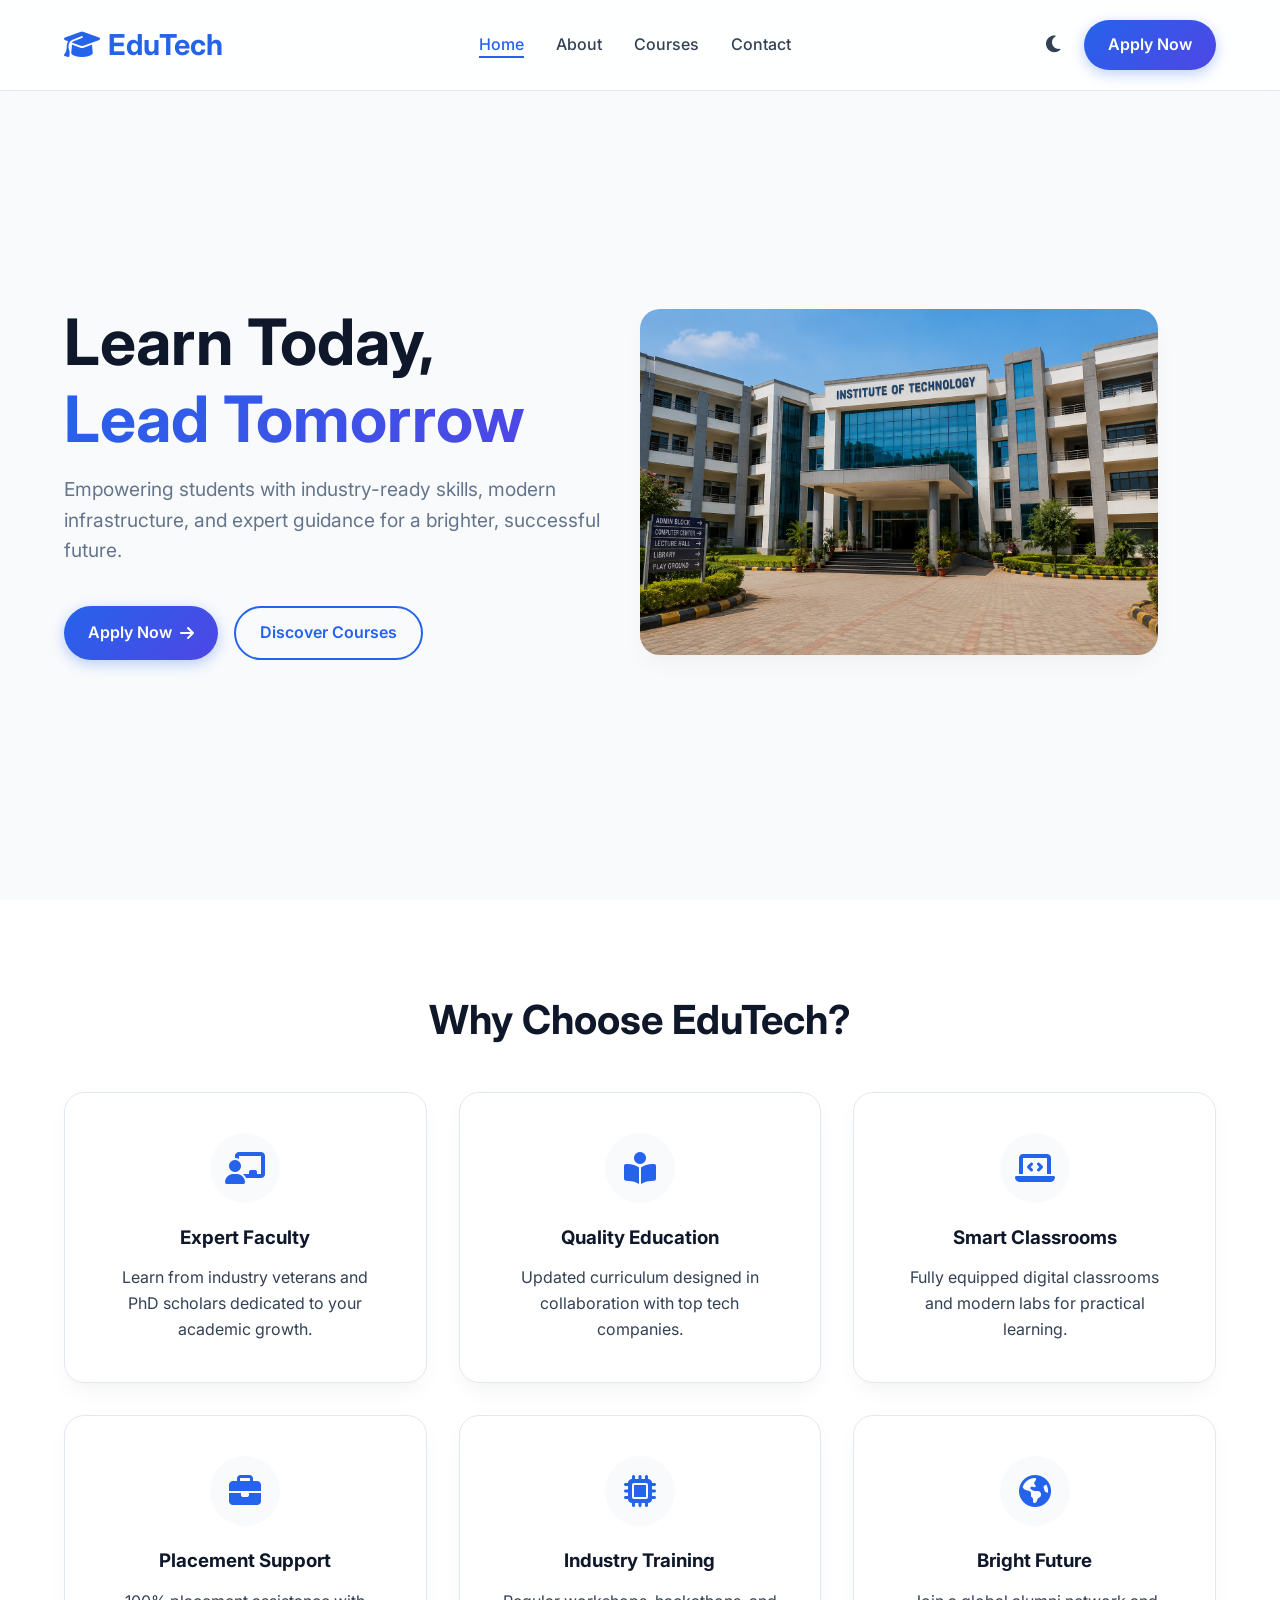
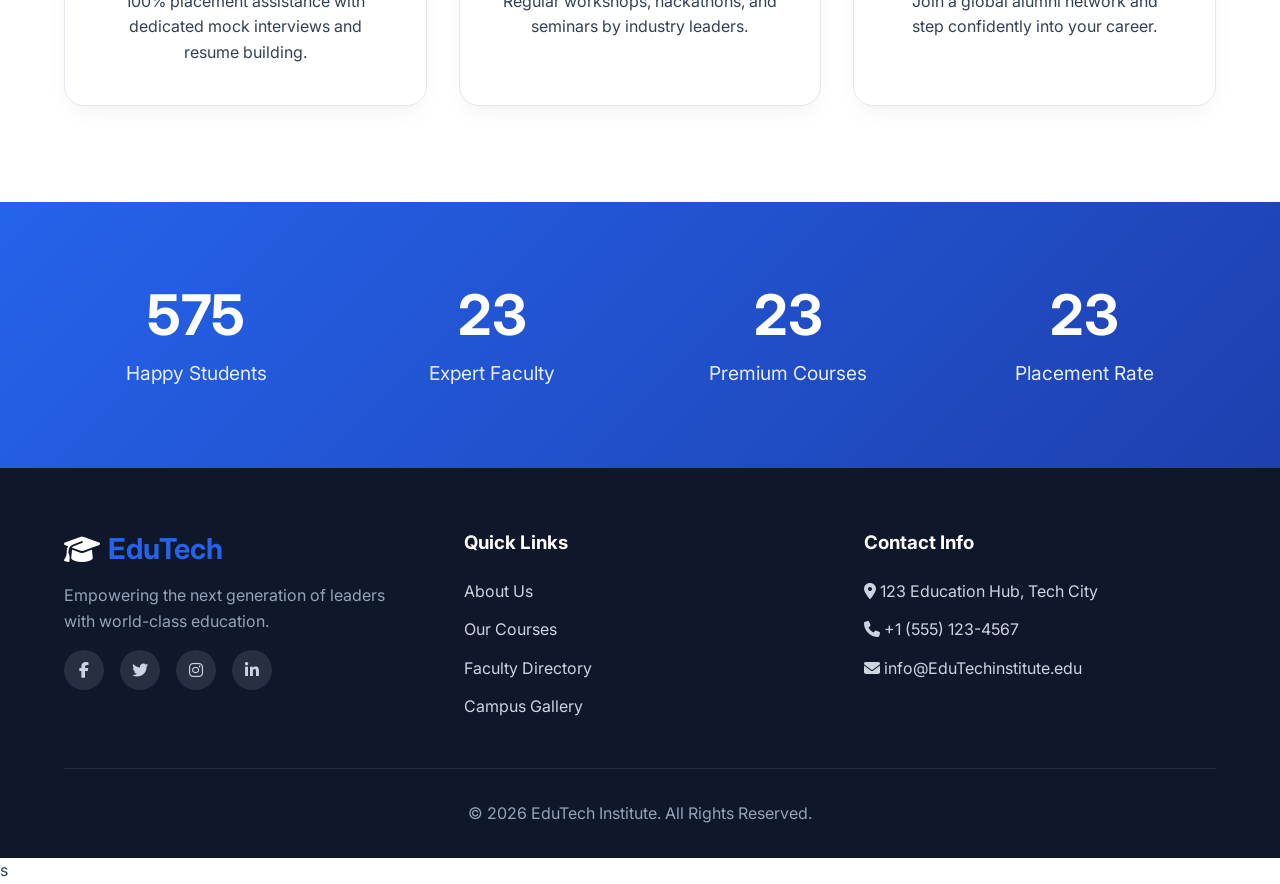
<file: index.html>
<!DOCTYPE html>
<html lang="en" data-theme="light">
<head>
    <meta charset="UTF-8">
    <meta name="viewport" content="width=device-width, initial-scale=1.0">
    <title>EduTech Institute | Learn Today, Lead Tomorrow</title>
    
    <!-- Google Fonts -->
    <link href="https://fonts.googleapis.com/css2?family=Inter:wght@300;400;500;600;700&display=swap" rel="stylesheet">
    <!-- FontAwesome Icons -->
    <link rel="stylesheet" href="https://cdnjs.cloudflare.com/ajax/libs/font-awesome/6.4.0/css/all.min.css">
    <!-- Custom CSS -->
    <link rel="stylesheet" href="style.css">
</head>
<body>
    <!-- Scroll Progress Bar -->
    <div id="scroll-progress"></div>
    <!-- Navbar -->
    <nav class="navbar">
        <div class="nav-logo">
            <a href="index.html">
                <h2><i class="fa-solid fa-graduation-cap"></i> EduTech</h2>
            </a>
        </div>
        <ul class="nav-links">
            <li><a href="index.html">Home</a></li>
            <li><a href="about.html">About</a></li>
            <li><a href="courses.html">Courses</a></li>
            <li><a href="contact.html">Contact</a></li>
        </ul>
        <div class="nav-actions">
            <button id="theme-toggle" aria-label="Toggle Dark Mode">
                <i class="fa-solid fa-moon"></i>
            </button>
            <a href="contact.html" class="btn btn-primary">Apply Now</a>
            <button class="hamburger"><i class="fa-solid fa-bars"></i></button>
        </div>
    </nav>

    <!-- Hero Section -->
    <header class="hero">
        <div class="hero-content fade-up">
            <h1>Learn Today,<br><span>Lead Tomorrow</span></h1>
            <p class="hero-subtitle">Empowering students with industry-ready skills, modern infrastructure, and expert guidance for a brighter, successful future.</p>
            <div class="hero-buttons">
                <a href="contact.html" class="btn btn-primary">Apply Now <i class="fa-solid fa-arrow-right"></i></a>
                <a href="courses.html" class="btn btn-outline">Discover Courses</a>
            </div>
        </div>
        <div class="hero-image">
    <img src="institute.png" alt=" Modern Institute Campus">
</div>
    </header>

    <!-- Feature Cards Section -->
    <section class="features">
        <h2 class="section-title fade-up">Why Choose EduTech?</h2>
        <div class="grid-6 fade-up">
            <div class="feature-card">
                <div class="feature-icon"><i class="fa-solid fa-chalkboard-user"></i></div>
                <h3>Expert Faculty</h3>
                <p>Learn from industry veterans and PhD scholars dedicated to your academic growth.</p>
            </div>
            <div class="feature-card">
                <div class="feature-icon"><i class="fa-solid fa-book-open-reader"></i></div>
                <h3>Quality Education</h3>
                <p>Updated curriculum designed in collaboration with top tech companies.</p>
            </div>
            <div class="feature-card">
                <div class="feature-icon"><i class="fa-solid fa-laptop-code"></i></div>
                <h3>Smart Classrooms</h3>
                <p>Fully equipped digital classrooms and modern labs for practical learning.</p>
            </div>
            <div class="feature-card">
                <div class="feature-icon"><i class="fa-solid fa-briefcase"></i></div>
                <h3>Placement Support</h3>
                <p>100% placement assistance with dedicated mock interviews and resume building.</p>
            </div>
            <div class="feature-card">
                <div class="feature-icon"><i class="fa-solid fa-microchip"></i></div>
                <h3>Industry Training</h3>
                <p>Regular workshops, hackathons, and seminars by industry leaders.</p>
            </div>
            <div class="feature-card">
                <div class="feature-icon"><i class="fa-solid fa-earth-americas"></i></div>
                <h3>Bright Future</h3>
                <p>Join a global alumni network and step confidently into your career.</p>
            </div>
        </div>
    </section>

    <!-- Statistics Section -->
    <section class="stats fade-up">
        <div class="stat-item">
            <h2 class="counter" data-target="5000" data-suffix="+">0</h2>
            <p>Happy Students</p>
        </div>
        <div class="stat-item">
            <h2 class="counter" data-target="120" data-suffix="+">0</h2>
            <p>Expert Faculty</p>
        </div>
        <div class="stat-item">
            <h2 class="counter" data-target="50" data-suffix="+">0</h2>
            <p>Premium Courses</p>
        </div>
        <div class="stat-item">
            <h2 class="counter" data-target="98" data-suffix="%">0</h2>
            <p>Placement Rate</p>
        </div>
    </section>

    <!-- Footer -->
    <footer>
        <div class="footer-grid">
            <div class="footer-col">
                <div class="nav-logo" style="margin-bottom: 1rem;">
                    <a href="index.html">
                        <h2><i class="fa-solid fa-graduation-cap" style="color: white;"></i> EduTech</h2>
                    </a>
                </div>
                <p style="color: #94a3b8;">Empowering the next generation of leaders with world-class education.</p>
                <div class="social-links">
                    <a href="#"><i class="fa-brands fa-facebook-f"></i></a>
                    <a href="#"><i class="fa-brands fa-twitter"></i></a>
                    <a href="#"><i class="fa-brands fa-instagram"></i></a>
                    <a href="#"><i class="fa-brands fa-linkedin-in"></i></a>
                </div>
            </div>
            <div class="footer-col">
                <h3>Quick Links</h3>
                <ul>
                    <li><a href="about.html">About Us</a></li>
                    <li><a href="courses.html">Our Courses</a></li>
                    <li><a href="faculty.html">Faculty Directory</a></li>
                    <li><a href="gallery.html">Campus Gallery</a></li>
                </ul>
            </div>
            <div class="footer-col">
                <h3>Contact Info</h3>
                <ul style="color: #cbd5e1;">
                    <li><i class="fa-solid fa-location-dot"></i> 123 Education Hub, Tech City</li>
                    <li><i class="fa-solid fa-phone"></i> +1 (555) 123-4567</li>
                    <li><i class="fa-solid fa-envelope"></i> info@EduTechinstitute.edu</li>
                </ul>
            </div>
        </div>
        <div class="footer-bottom">
            <p>&copy; 2026 EduTech Institute. All Rights Reserved.</p>
        </div>
    </footer>

    <!-- Scripts -->
    <script src="script.js"></script>
</body>
</html>s
</file>
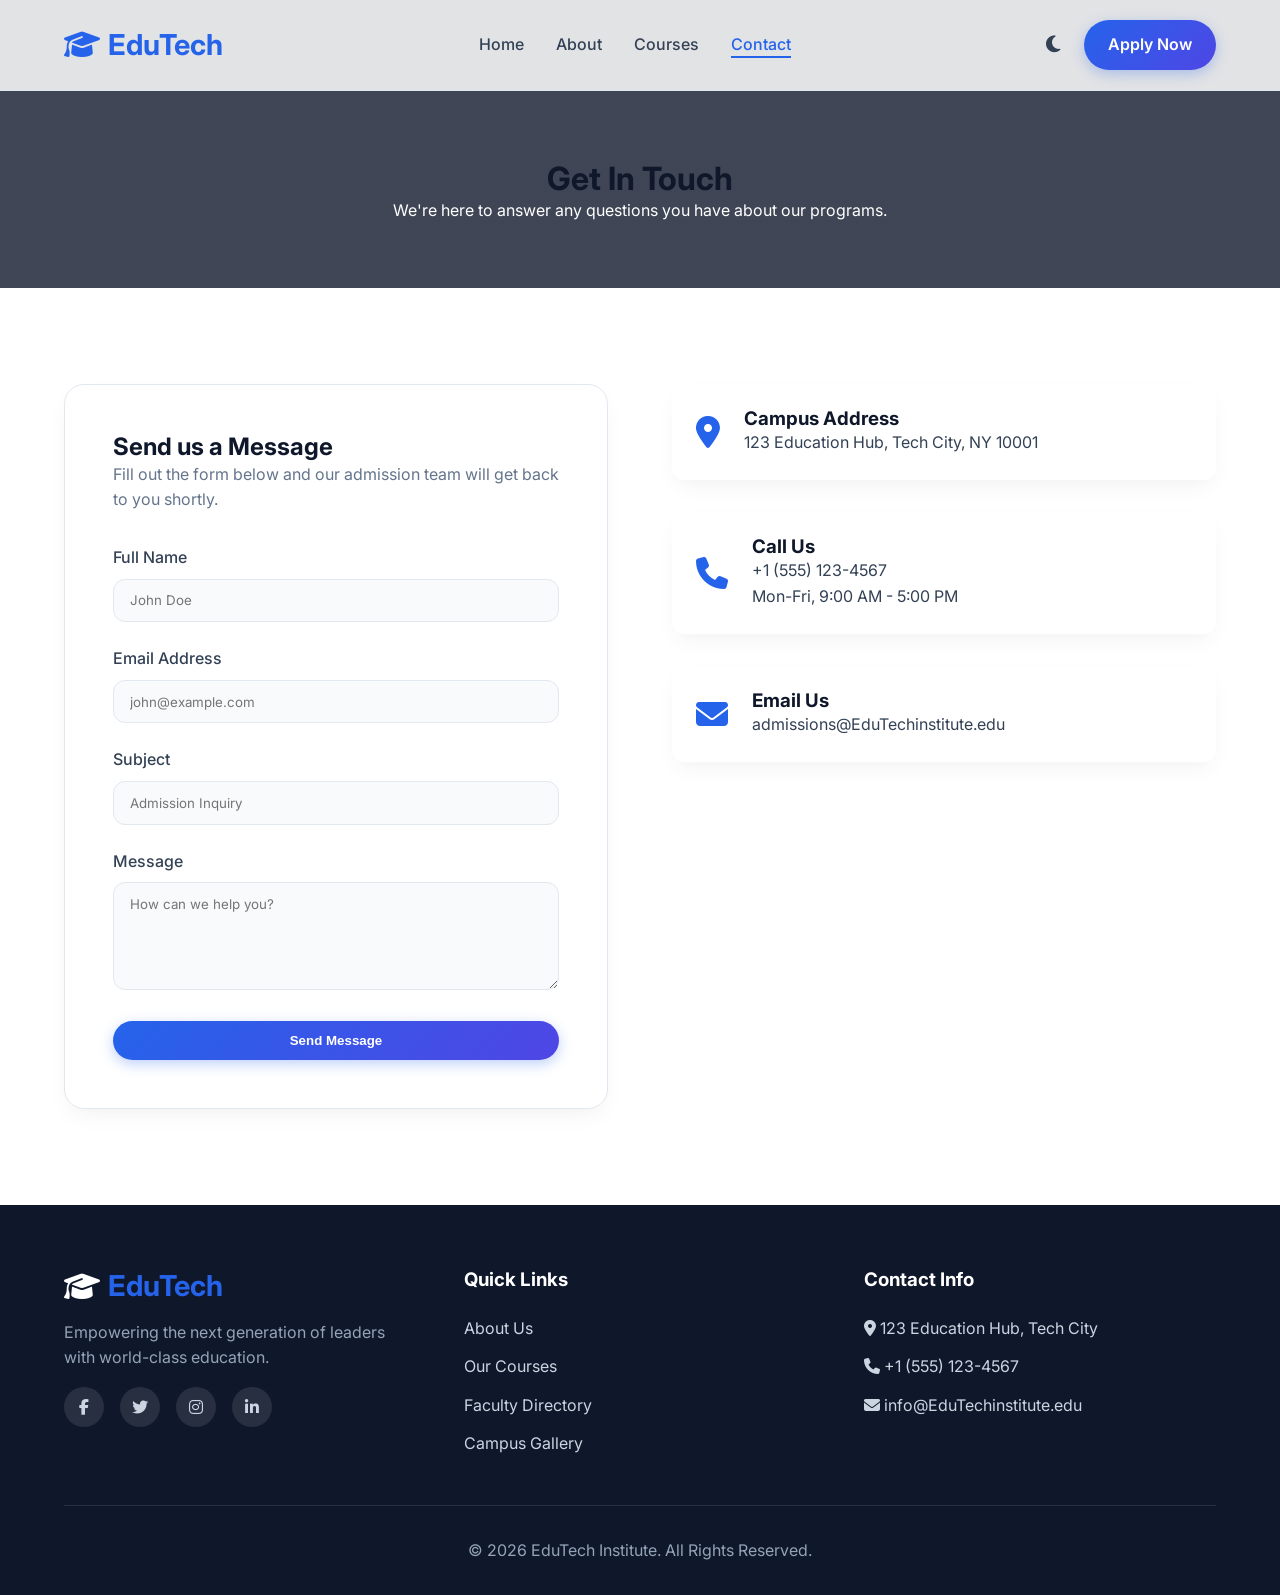
<file: contact.html>
<!DOCTYPE html>
<html lang="en" data-theme="light">
<head>
    <meta charset="UTF-8">
    <meta name="viewport" content="width=device-width, initial-scale=1.0">
    <title>Contact Us | EduTech Institute</title>
    <link href="https://fonts.googleapis.com/css2?family=Inter:wght@300;400;500;600;700&display=swap" rel="stylesheet">
    <link rel="stylesheet" href="https://cdnjs.cloudflare.com/ajax/libs/font-awesome/6.4.0/css/all.min.css">
    <link rel="stylesheet" href="style.css">
    <style>
        .page-header {
            padding: 10rem 5% 4rem;
            background: linear-gradient(rgba(15,23,42,0.8), rgba(15,23,42,0.8)), url('https://images.unsplash.com/photo-1541339907198-e08756dedf3f?ixlib=rb-4.0.3&auto=format&fit=crop&w=1920&q=80') center/cover;
            color: white;
            text-align: center;
        }
        .contact-container {
            display: grid;
            grid-template-columns: 1fr 1fr;
            gap: 4rem;
            padding: 6rem 5%;
        }
        .contact-form {
            background: var(--card-bg);
            padding: 3rem;
            border-radius: var(--radius-lg);
            box-shadow: var(--shadow-soft);
            border: 1px solid var(--border-color);
        }
        .form-group { margin-bottom: 1.5rem; }
        .form-group label { display: block; margin-bottom: 0.5rem; font-weight: 500; }
        .form-control {
            width: 100%;
            padding: 0.8rem 1rem;
            border: 1px solid var(--border-color);
            border-radius: var(--radius-md);
            background: var(--bg-alt);
            color: var(--text-main);
            font-family: inherit;
        }
        .form-control:focus { outline: none; border-color: var(--primary-color); }
        .error-msg { color: #ef4444; font-size: 0.85rem; margin-top: 0.5rem; display: none; }
        
        .contact-info-cards { display: grid; gap: 2rem; margin-bottom: 2rem; }
        .info-card {
            display: flex;
            align-items: center;
            gap: 1.5rem;
            padding: 1.5rem;
            background: var(--card-bg);
            border-radius: var(--radius-md);
            box-shadow: var(--shadow-soft);
        }
        .info-card i { font-size: 2rem; color: var(--primary-color); }
        .map-container { border-radius: var(--radius-md); overflow: hidden; height: 300px; }
        
        @media (max-width: 768px) {
            .contact-container { grid-template-columns: 1fr; }
        }
    </style>
</head>
<body>
    <div id="scroll-progress"></div>

    <nav class="navbar">
        <div class="nav-logo">
            <a href="index.html"><h2><i class="fa-solid fa-graduation-cap"></i> EduTech</h2></a>
        </div>
        <ul class="nav-links">
            <li><a href="index.html">Home</a></li>
            <li><a href="about.html">About</a></li>
            <li><a href="courses.html">Courses</a></li>
            <li><a href="contact.html">Contact</a></li>
        </ul>
        <div class="nav-actions">
            <button id="theme-toggle" aria-label="Toggle Dark Mode"><i class="fa-solid fa-moon"></i></button>
            <a href="#" class="btn btn-primary">Apply Now</a>
            <button class="hamburger"><i class="fa-solid fa-bars"></i></button>
        </div>
    </nav>
    
    <header class="page-header">
        <h1>Get In Touch</h1>
        <p>We're here to answer any questions you have about our programs.</p>
    </header>

    <section class="contact-container">
        <div class="contact-form fade-up">
            <h2>Send us a Message</h2>
            <p style="color: var(--text-muted); margin-bottom: 2rem;">Fill out the form below and our admission team will get back to you shortly.</p>
            
            <form id="contactForm" novalidate>
                <div class="form-group">
                    <label>Full Name</label>
                    <input type="text" id="name" class="form-control" placeholder="John Doe">
                    <div class="error-msg" id="nameError">Please enter your name.</div>
                </div>
                <div class="form-group">
                    <label>Email Address</label>
                    <input type="email" id="email" class="form-control" placeholder="john@example.com">
                    <div class="error-msg" id="emailError">Please enter a valid email.</div>
                </div>
                <div class="form-group">
                    <label>Subject</label>
                    <input type="text" id="subject" class="form-control" placeholder="Admission Inquiry">
                </div>
                <div class="form-group">
                    <label>Message</label>
                    <textarea id="message" class="form-control" rows="5" placeholder="How can we help you?"></textarea>
                    <div class="error-msg" id="msgError">Message cannot be empty.</div>
                </div>
                <button type="submit" class="btn btn-primary" style="width: 100%;">Send Message</button>
            </form>
        </div>

        <div class="contact-details fade-up">
            <div class="contact-info-cards">
                <div class="info-card">
                    <i class="fa-solid fa-location-dot"></i>
                    <div>
                        <h3>Campus Address</h3>
                        <p>123 Education Hub, Tech City, NY 10001</p>
                    </div>
                </div>
                <div class="info-card">
                    <i class="fa-solid fa-phone"></i>
                    <div>
                        <h3>Call Us</h3>
                        <p>+1 (555) 123-4567<br>Mon-Fri, 9:00 AM - 5:00 PM</p>
                    </div>
                </div>
                <div class="info-card">
                    <i class="fa-solid fa-envelope"></i>
                    <div>
                        <h3>Email Us</h3>
                        <p>admissions@EduTechinstitute.edu</p>
                    </div>
                </div>
            </div>
            
            <div class="map-container">
                <iframe src="https://www.google.com/maps/embed?pb=!1m18!1m12!1m3!1d3022.1!2d-73.98!3d40.75!2m3!1f0!2f0!3f0!3m2!1i1024!2i768!4f13.1!3m3!1m2!1s0x0%3A0x0!2zM40zMCcwMC4wIk4gNzPCsDU4JzQ4LjAiVw!5e0!3m2!1sen!2sus!4v1620000000000!5m2!1sen!2sus" width="100%" height="100%" style="border:0;" allowfullscreen="" loading="lazy"></iframe>
            </div>
        </div>
    </section>

    <footer>
        <div class="footer-grid">
            <div class="footer-col">
                <div class="nav-logo" style="margin-bottom: 1rem;">
                    <a href="index.html"><h2><i class="fa-solid fa-graduation-cap" style="color: white;"></i> EduTech</h2></a>
                </div>
                <p style="color: #94a3b8;">Empowering the next generation of leaders with world-class education.</p>
                <div class="social-links">
                    <a href="#"><i class="fa-brands fa-facebook-f"></i></a>
                    <a href="#"><i class="fa-brands fa-twitter"></i></a>
                    <a href="#"><i class="fa-brands fa-instagram"></i></a>
                    <a href="#"><i class="fa-brands fa-linkedin-in"></i></a>
                </div>
            </div>
            <div class="footer-col">
                <h3>Quick Links</h3>
                <ul>
                    <li><a href="about.html">About Us</a></li>
                    <li><a href="courses.html">Our Courses</a></li>
                    <li><a href="faculty.html">Faculty Directory</a></li>
                    <li><a href="gallery.html">Campus Gallery</a></li>
                </ul>
            </div>
            <div class="footer-col">
                <h3>Contact Info</h3>
                <ul style="color: #cbd5e1;">
                    <li><i class="fa-solid fa-location-dot"></i> 123 Education Hub, Tech City</li>
                    <li><i class="fa-solid fa-phone"></i> +1 (555) 123-4567</li>
                    <li><i class="fa-solid fa-envelope"></i> info@EduTechinstitute.edu</li>
                </ul>
            </div>
        </div>
        <div class="footer-bottom">
            <p>&copy; 2026 EduTech Institute. All Rights Reserved.</p>
        </div>
    </footer>

    <script src="script.js"></script>
    <script>
        document.getElementById('contactForm').addEventListener('submit', function(e) {
            e.preventDefault();
            let isValid = true;
            
            const name = document.getElementById('name').value.trim();
            const email = document.getElementById('email').value.trim();
            const message = document.getElementById('message').value.trim();
            
            if(name === "") {
                document.getElementById('nameError').style.display = 'block';
                isValid = false;
            } else { document.getElementById('nameError').style.display = 'none'; }
            
            const emailRegex = /^[^\s@]+@[^\s@]+\.[^\s@]+$/;
            if(!emailRegex.test(email)) {
                document.getElementById('emailError').style.display = 'block';
                isValid = false;
            } else { document.getElementById('emailError').style.display = 'none'; }
            
            if(message === "") {
                document.getElementById('msgError').style.display = 'block';
                isValid = false;
            } else { document.getElementById('msgError').style.display = 'none'; }
            
            if(isValid) {
                alert("Thank you! Your message has been sent successfully.");
                this.reset();
            }
        });
    </script>
</body>
</html>
</file>
<file: style.css>
/* =========================================
   CSS Variables & Theme Setup
========================================= */
:root {
  /* Light Theme Colors (Blue + White) */
  --primary-color: #2563eb;
  --primary-hover: #1d4ed8;
  --secondary-color: #0f172a;
  --bg-color: #ffffff;
  --bg-alt: #f8fafc;
  --text-main: #334155;
  --text-muted: #64748b;
  --card-bg: #ffffff;
  --border-color: #e2e8f0;
  
  /* UI Elements */
  --shadow-soft: 0 10px 25px -5px rgba(0, 0, 0, 0.05), 0 8px 10px -6px rgba(0, 0, 0, 0.01);
  --shadow-hover: 0 20px 25px -5px rgba(0, 0, 0, 0.1), 0 10px 10px -5px rgba(0, 0, 0, 0.04);
  --radius-md: 12px;
  --radius-lg: 20px;
  --transition: all 0.3s cubic-bezier(0.4, 0, 0.2, 1);
  --glass-bg: rgba(255, 255, 255, 0.85);
}

[data-theme="dark"] {
  --primary-color: #3b82f6;
  --primary-hover: #60a5fa;
  --secondary-color: #f8fafc;
  --bg-color: #0f172a;
  --bg-alt: #1e293b;
  --text-main: #cbd5e1;
  --text-muted: #94a3b8;
  --card-bg: #1e293b;
  --border-color: #334155;
  --glass-bg: rgba(15, 23, 42, 0.85);
  --shadow-soft: 0 10px 25px -5px rgba(0,0,0, 0.5);
}

/* =========================================
   Reset & Base Styles
========================================= */
* {
  margin: 0;
  padding: 0;
  box-sizing: border-box;
}

html {
  scroll-behavior: smooth;
}

body {
  font-family: 'Inter', system-ui, -apple-system, sans-serif;
  background-color: var(--bg-color);
  color: var(--text-main);
  line-height: 1.6;
  transition: background-color 0.3s ease, color 0.3s ease;
  overflow-x: hidden;
}

a { text-decoration: none; color: inherit; }
ul { list-style: none; }
img { max-width: 100%; height: auto; display: block; border-radius: var(--radius-md); }

/* Scroll Progress Bar */
#scroll-progress {
  position: fixed;
  top: 0;
  left: 0;
  width: 0%;
  height: 4px;
  background: linear-gradient(90deg, #2563eb, #60a5fa);
  z-index: 9999;
  transition: width 0.1s ease;
}

/* =========================================
   Typography & Buttons
========================================= */
h1, h2, h3, h4 {
  color: var(--secondary-color);
  font-weight: 700;
  line-height: 1.2;
}

.section-title {
  text-align: center;
  font-size: 2.5rem;
  margin-bottom: 3rem;
  position: relative;
}

.btn {
  display: inline-flex;
  align-items: center;
  justify-content: center;
  padding: 0.75rem 1.5rem;
  border-radius: 50px;
  font-weight: 600;
  cursor: pointer;
  transition: var(--transition);
  border: none;
  gap: 0.5rem;
}

.btn-primary {
  background: linear-gradient(135deg, var(--primary-color), #4f46e5);
  color: white !important;
  box-shadow: 0 4px 14px rgba(37, 99, 235, 0.3);
}

.btn-primary:hover {
  transform: translateY(-2px);
  box-shadow: 0 6px 20px rgba(37, 99, 235, 0.4);
}

.btn-outline {
  background: transparent;
  border: 2px solid var(--primary-color);
  color: var(--primary-color);
}

.btn-outline:hover {
  background: var(--primary-color);
  color: white;
}

/* =========================================
   Navigation (Glassmorphism)
========================================= */
.navbar {
  position: fixed;
  top: 0;
  width: 100%;
  padding: 1.25rem 5%;
  display: flex;
  justify-content: space-between;
  align-items: center;
  z-index: 1000;
  background: var(--glass-bg);
  backdrop-filter: blur(12px);
  border-bottom: 1px solid var(--border-color);
  transition: var(--transition);
}

.nav-logo h2 {
  font-size: 1.8rem;
  color: var(--primary-color);
  display: flex;
  align-items: center;
  gap: 0.5rem;
}

.nav-links {
  display: flex;
  gap: 2rem;
  align-items: center;
}

.nav-links a {
  font-weight: 500;
  position: relative;
  transition: var(--transition);
}

.nav-links a:hover, .nav-links a.active {
  color: var(--primary-color);
}

.nav-links a::after {
  content: '';
  position: absolute;
  bottom: -4px;
  left: 0;
  width: 0;
  height: 2px;
  background: var(--primary-color);
  transition: var(--transition);
}

.nav-links a:hover::after, .nav-links a.active::after {
  width: 100%;
}

.nav-actions {
  display: flex;
  align-items: center;
  gap: 1.5rem;
}

#theme-toggle {
  background: none;
  border: none;
  color: var(--text-main);
  font-size: 1.2rem;
  cursor: pointer;
}

.hamburger {
  display: none;
  background: none;
  border: none;
  font-size: 1.5rem;
  color: var(--text-main);
  cursor: pointer;
}

/* =========================================
   Hero Section
========================================= */
.hero {
  min-height: 100vh;
  display: flex;
  align-items: center;
  padding: 8rem 5% 4rem;
  background: var(--bg-alt);
  position: relative;
  overflow: hidden;
}

.hero-content {
  flex: 1;
  z-index: 2;
}

.hero h1 {
  font-size: 4rem;
  margin-bottom: 1rem;
}

.hero h1 span {
  background: linear-gradient(135deg, var(--primary-color), #4f46e5);
  -webkit-background-clip: text;
  -webkit-text-fill-color: transparent;
}

.hero-subtitle {
  font-size: 1.2rem;
  color: var(--text-muted);
  margin-bottom: 2.5rem;
  max-width: 600px;
}

.hero-buttons {
  display: flex;
  gap: 1rem;
}

.hero-image {
  flex: 1;
  position: relative;
  z-index: 2;
  text-align: right;
}

.hero-image img {
  max-width: 90%;
  border-radius: var(--radius-lg);
  box-shadow: var(--shadow-soft);
  animation: float 6s ease-in-out infinite;
}

@keyframes float {
  0% { transform: translateY(0px); }
  50% { transform: translateY(-20px); }
  100% { transform: translateY(0px); }
}

/* =========================================
   Features Section (Cards)
========================================= */
.features {
  padding: 6rem 5%;
  background: var(--bg-color);
}

.grid-6 {
  display: grid;
  grid-template-columns: repeat(auto-fit, minmax(300px, 1fr));
  gap: 2rem;
}

.feature-card {
  background: var(--card-bg);
  padding: 2.5rem;
  border-radius: var(--radius-lg);
  box-shadow: var(--shadow-soft);
  border: 1px solid var(--border-color);
  transition: var(--transition);
  text-align: center;
}

.feature-card:hover {
  transform: translateY(-10px);
  box-shadow: var(--shadow-hover);
}

.feature-icon {
  width: 70px;
  height: 70px;
  background: var(--bg-alt);
  color: var(--primary-color);
  border-radius: 50%;
  display: inline-flex;
  align-items: center;
  justify-content: center;
  font-size: 2rem;
  margin-bottom: 1.5rem;
  transition: var(--transition);
}

.feature-card:hover .feature-icon {
  background: var(--primary-color);
  color: white;
}

.feature-card h3 {
  margin-bottom: 1rem;
}

/* =========================================
   Statistics / Counters
========================================= */
.stats {
  padding: 5rem 5%;
  background: linear-gradient(135deg, var(--primary-color), #1e40af);
  color: white;
  display: grid;
  grid-template-columns: repeat(auto-fit, minmax(200px, 1fr));
  gap: 2rem;
  text-align: center;
}

.stat-item h2 {
  color: white;
  font-size: 3.5rem;
  margin-bottom: 0.5rem;
}

.stat-item p {
  font-size: 1.2rem;
  opacity: 0.9;
}

/* =========================================
   Footer
========================================= */
footer {
  background: var(--secondary-color);
  color: white;
  padding: 4rem 5% 2rem;
}

.footer-grid {
  display: grid;
  grid-template-columns: repeat(auto-fit, minmax(250px, 1fr));
  gap: 3rem;
  margin-bottom: 3rem;
}

.footer-col h3 {
  color: white;
  margin-bottom: 1.5rem;
}

.footer-col ul {
  display: flex;
  flex-direction: column;
  gap: 0.8rem;
}

.footer-col a {
  color: #cbd5e1;
  transition: var(--transition);
}

.footer-col a:hover {
  color: var(--primary-color);
  padding-left: 5px;
}

.social-links {
  display: flex;
  gap: 1rem;
  margin-top: 1rem;
}

.social-links a {
  width: 40px;
  height: 40px;
  border-radius: 50%;
  background: rgba(255,255,255,0.1);
  display: flex;
  align-items: center;
  justify-content: center;
}

.social-links a:hover {
  background: var(--primary-color);
  color: white;
}

.footer-bottom {
  text-align: center;
  padding-top: 2rem;
  border-top: 1px solid rgba(255,255,255,0.1);
  color: #94a3b8;
}

/* =========================================
   Responsive Design
========================================= */
@media (max-width: 992px) {
  .hero {
    flex-direction: column;
    text-align: center;
    padding-top: 8rem;
  }
  .hero-subtitle { margin: 0 auto 2rem; }
  .hero-buttons { justify-content: center; }
  .hero-image { margin-top: 3rem; }
}

@media (max-width: 768px) {
  .nav-links, .nav-actions .btn {
    display: none;
  }
  .hamburger {
    display: block;
  }
  /* Mobile Menu Styles */
  .nav-links.active {
    display: flex;
    flex-direction: column;
    position: absolute;
    top: 100%;
    left: 0;
    width: 100%;
    background: var(--card-bg);
    padding: 2rem;
    box-shadow: var(--shadow-soft);
  }
  .hero h1 { font-size: 2.8rem; }
}

/* Animations */
.fade-up {
  opacity: 0;
  transform: translateY(30px);
  transition: opacity 0.8s ease, transform 0.8s ease;
}

.fade-up.visible {
  opacity: 1;
  transform: translateY(0);
}
</file>
